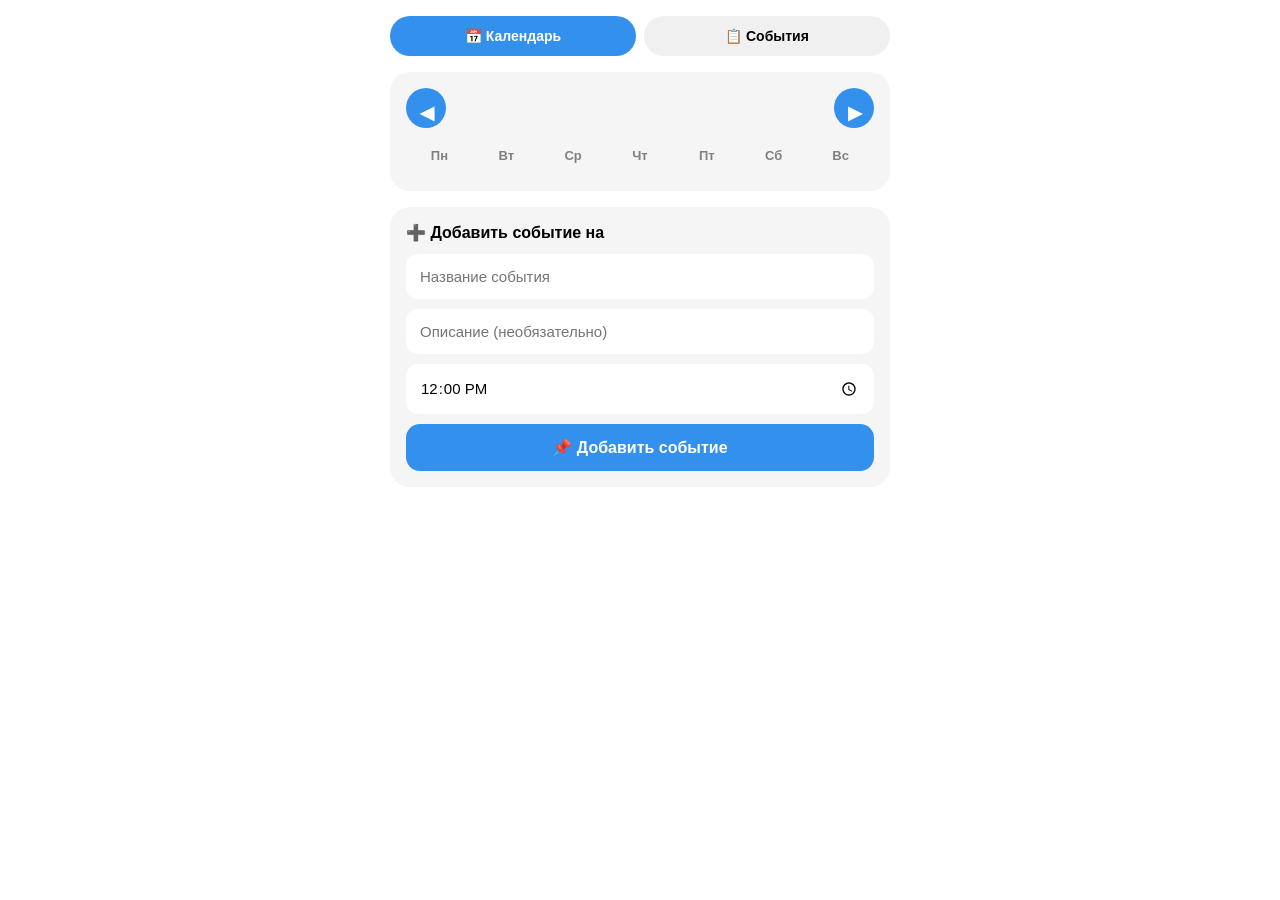
<file: web_app/calendar.html>
<!DOCTYPE html>
<html lang="ru">
<head>
    <meta charset="UTF-8">
    <meta name="viewport" content="width=device-width, initial-scale=1.0, viewport-fit=cover, user-scalable=no">
    <title>Календарь - Tasky</title>
    <script src="https://telegram.org/js/telegram-web-app.js"></script>
    <style>
        * {
            margin: 0;
            padding: 0;
            box-sizing: border-box;
            -webkit-tap-highlight-color: transparent;
        }
        body {
            font-family: -apple-system, BlinkMacSystemFont, 'Segoe UI', Roboto, Helvetica, Arial, sans-serif;
            background: var(--tg-theme-bg-color, #ffffff);
            color: var(--tg-theme-text-color, #000000);
            padding: 16px;
            min-height: 100vh;
        }
        .container {
            max-width: 500px;
            margin: 0 auto;
        }
        /* Календарь */
        .calendar-card {
            background: var(--tg-theme-secondary-bg-color, #f5f5f5);
            border-radius: 20px;
            padding: 16px;
            margin-bottom: 16px;
        }
        .calendar-header {
            display: flex;
            justify-content: space-between;
            align-items: center;
            margin-bottom: 20px;
        }
        .month-year {
            font-size: 18px;
            font-weight: bold;
        }
        .nav-btn {
            background: var(--tg-theme-button-color, #3390ec);
            border: none;
            width: 40px;
            height: 40px;
            border-radius: 20px;
            font-size: 18px;
            cursor: pointer;
            color: white;
        }
        .weekdays {
            display: grid;
            grid-template-columns: repeat(7, 1fr);
            text-align: center;
            margin-bottom: 12px;
            font-weight: 600;
            font-size: 13px;
            color: gray;
        }
        .days {
            display: grid;
            grid-template-columns: repeat(7, 1fr);
            gap: 6px;
        }
        .day {
            aspect-ratio: 1;
            display: flex;
            align-items: center;
            justify-content: center;
            border-radius: 30px;
            cursor: pointer;
            font-size: 14px;
            font-weight: 500;
            background: var(--tg-theme-bg-color, white);
            transition: all 0.2s;
        }
        .day.selected {
            background: var(--tg-theme-button-color, #3390ec);
            color: white;
        }
        .day.has-event {
            position: relative;
        }
        .day.has-event::after {
            content: "●";
            position: absolute;
            font-size: 8px;
            bottom: 2px;
            color: var(--tg-theme-button-color, #3390ec);
        }
        .day.selected.has-event::after {
            color: white;
        }
        .day.empty {
            background: transparent;
            cursor: default;
        }
        /* Форма добавления события */
        .event-form {
            background: var(--tg-theme-secondary-bg-color, #f5f5f5);
            border-radius: 20px;
            padding: 16px;
            margin-bottom: 16px;
        }
        .form-title {
            font-size: 16px;
            font-weight: bold;
            margin-bottom: 12px;
        }
        input, textarea {
            width: 100%;
            padding: 14px;
            border: none;
            border-radius: 12px;
            font-size: 15px;
            margin-bottom: 10px;
            background: var(--tg-theme-bg-color, white);
            color: var(--tg-theme-text-color, black);
            font-family: inherit;
        }
        .datetime-row {
            display: flex;
            gap: 10px;
        }
        .datetime-row input {
            flex: 1;
        }
        button {
            background: var(--tg-theme-button-color, #3390ec);
            color: white;
            border: none;
            padding: 14px;
            border-radius: 14px;
            font-size: 16px;
            font-weight: 600;
            cursor: pointer;
            width: 100%;
        }
        button:active {
            opacity: 0.8;
        }
        /* Список событий */
        .events-list {
            background: var(--tg-theme-secondary-bg-color, #f5f5f5);
            border-radius: 20px;
            padding: 16px;
            margin-bottom: 60px;
        }
        .event-item {
            background: var(--tg-theme-bg-color, white);
            padding: 14px;
            border-radius: 14px;
            margin-bottom: 10px;
            display: flex;
            justify-content: space-between;
            align-items: center;
        }
        .event-info {
            flex: 1;
        }
        .event-title {
            font-weight: bold;
            font-size: 15px;
            margin-bottom: 4px;
        }
        .event-time {
            font-size: 12px;
            color: gray;
        }
        .event-desc {
            font-size: 13px;
            color: #666;
            margin-top: 4px;
        }
        .delete-event {
            background: #ff3b30;
            padding: 8px 14px;
            border-radius: 10px;
            width: auto;
            font-size: 14px;
        }
        .empty {
            text-align: center;
            padding: 20px;
            color: gray;
        }
        /* Вкладки */
        .tabs {
            display: flex;
            gap: 8px;
            margin-bottom: 16px;
        }
        .tab {
            flex: 1;
            background: var(--tg-theme-secondary-bg-color, #f0f0f0);
            border: none;
            padding: 12px;
            border-radius: 30px;
            font-size: 14px;
            cursor: pointer;
            color: var(--tg-theme-text-color, #000);
        }
        .tab.active {
            background: var(--tg-theme-button-color, #3390ec);
            color: white;
        }
        .hidden {
            display: none;
        }
    </style>
</head>
<body>
    <div class="container">
        <div class="tabs">
            <button class="tab active" data-tab="calendar">📅 Календарь</button>
            <button class="tab" data-tab="events">📋 События</button>
        </div>

        <!-- Вкладка Календарь -->
        <div id="calendarTab">
            <div class="calendar-card">
                <div class="calendar-header">
                    <button class="nav-btn" id="prevMonth">◀</button>
                    <span class="month-year" id="monthYear"></span>
                    <button class="nav-btn" id="nextMonth">▶</button>
                </div>
                <div class="weekdays">
                    <span>Пн</span><span>Вт</span><span>Ср</span><span>Чт</span><span>Пт</span><span>Сб</span><span>Вс</span>
                </div>
                <div class="days" id="days"></div>
            </div>

            <div class="event-form">
                <div class="form-title">➕ Добавить событие на <span id="selectedDateLabel"></span></div>
                <input type="text" id="eventTitle" placeholder="Название события">
                <input type="text" id="eventDesc" placeholder="Описание (необязательно)">
                <div class="datetime-row">
                    <input type="time" id="eventTime" value="12:00">
                </div>
                <button id="addEventBtn">📌 Добавить событие</button>
            </div>
        </div>

        <!-- Вкладка События -->
        <div id="eventsTab" class="hidden">
            <div class="events-list">
                <div class="form-title">🔔 Все события</div>
                <div id="allEventsList"></div>
            </div>
        </div>
    </div>

    <script>
        const tg = window.Telegram.WebApp;
        tg.expand();
        tg.MainButton.hide();
        
        const urlParams = new URLSearchParams(window.location.search);
        const userId = urlParams.get('user_id');
        
        // Данные
        let events = []; // { id, title, desc, date, time, reminderSent }
        let currentDate = new Date();
        let currentYear = currentDate.getFullYear();
        let currentMonth = currentDate.getMonth();
        let selectedDate = currentDate.toISOString().split('T')[0];
        
        // Загрузка событий
        async function loadEvents() {
            const saved = localStorage.getItem(`events_${userId}`);
            if (saved) {
                events = JSON.parse(saved);
            }
            renderCalendar();
            renderAllEvents();
            checkReminders();
        }
        
        function saveEvents() {
            localStorage.setItem(`events_${userId}`, JSON.stringify(events));
            // Отправляем на сервер
            fetch(`/api/user/${userId}`, {
                method: 'POST',
                headers: { 'Content-Type': 'application/json' },
                body: JSON.stringify({ events })
            }).catch(e => console.log(e));
        }
        
        function addEvent() {
            const title = document.getElementById('eventTitle').value.trim();
            const desc = document.getElementById('eventDesc').value.trim();
            const time = document.getElementById('eventTime').value;
            
            if (!title) {
                tg.showPopup({ title: "Ошибка", message: "Введите название события", buttons: [{type: "ok"}] });
                return;
            }
            
            const newEvent = {
                id: Date.now(),
                title: title,
                desc: desc,
                date: selectedDate,
                time: time,
                createdAt: new Date().toISOString(),
                reminderSent: false
            };
            
            events.push(newEvent);
            saveEvents();
            
            // Очищаем поля
            document.getElementById('eventTitle').value = '';
            document.getElementById('eventDesc').value = '';
            
            // Обновляем отображение
            renderCalendar();
            renderAllEvents();
            
            // Показываем уведомление
            tg.showPopup({ title: "✅ Готово", message: "Событие добавлено!", buttons: [{type: "ok"}] });
            
            // Проверяем напоминание
            scheduleReminder(newEvent);
        }
        
        function deleteEvent(id) {
            tg.showPopup({
                title: "Удалить?",
                message: "Вы уверены?",
                buttons: [
                    {id: "cancel", type: "cancel"},
                    {id: "ok", type: "ok", text: "Удалить"}
                ]
            }, (btnId) => {
                if (btnId === "ok") {
                    events = events.filter(e => e.id !== id);
                    saveEvents();
                    renderCalendar();
                    renderAllEvents();
                    tg.showPopup({ title: "🗑️", message: "Событие удалено", buttons: [{type: "ok"}] });
                }
            });
        }
        
        // Проверка напоминаний
        function checkReminders() {
            const now = new Date();
            const today = now.toISOString().split('T')[0];
            const currentTime = `${String(now.getHours()).padStart(2,'0')}:${String(now.getMinutes()).padStart(2,'0')}`;
            
            events.forEach(event => {
                if (!event.reminderSent && event.date === today && event.time <= currentTime) {
                    event.reminderSent = true;
                    saveEvents();
                    
                    tg.showPopup({
                        title: "🔔 НАПОМИНАНИЕ!",
                        message: `${event.title}\n${event.desc || ''}`,
                        buttons: [{type: "ok"}]
                    });
                }
            });
        }
        
        function scheduleReminder(event) {
            const eventDateTime = new Date(`${event.date}T${event.time}`);
            const now = new Date();
            const delay = eventDateTime - now;
            
            if (delay > 0 && delay < 86400000) { // Если в течение 24 часов
                setTimeout(() => {
                    if (!event.reminderSent) {
                        event.reminderSent = true;
                        saveEvents();
                        tg.showPopup({
                            title: "🔔 НАПОМИНАНИЕ!",
                            message: `${event.title}\n${event.desc || ''}`,
                            buttons: [{type: "ok"}]
                        });
                    }
                }, delay);
            }
        }
        
        // Рендер календаря
        function renderCalendar() {
            const monthNames = ['Январь', 'Февраль', 'Март', 'Апрель', 'Май', 'Июнь', 'Июль', 'Август', 'Сентябрь', 'Октябрь', 'Ноябрь', 'Декабрь'];
            document.getElementById('monthYear').textContent = `${monthNames[currentMonth]} ${currentYear}`;
            document.getElementById('selectedDateLabel').textContent = formatDate(selectedDate);
            
            const firstDay = new Date(currentYear, currentMonth, 1);
            const startDay = firstDay.getDay() || 7;
            const daysInMonth = new Date(currentYear, currentMonth + 1, 0).getDate();
            
            const daysContainer = document.getElementById('days');
            daysContainer.innerHTML = '';
            
            // Пустые ячейки
            for (let i = 1; i < startDay; i++) {
                const empty = document.createElement('div');
                empty.className = 'day empty';
                daysContainer.appendChild(empty);
            }
            
            // Дни месяца
            for (let d = 1; d <= daysInMonth; d++) {
                const dateStr = `${currentYear}-${String(currentMonth+1).padStart(2,'0')}-${String(d).padStart(2,'0')}`;
                const hasEvent = events.some(e => e.date === dateStr);
                const isSelected = dateStr === selectedDate;
                
                const day = document.createElement('div');
                day.className = `day ${isSelected ? 'selected' : ''} ${hasEvent ? 'has-event' : ''}`;
                day.textContent = d;
                day.onclick = () => {
                    selectedDate = dateStr;
                    renderCalendar();
                    document.getElementById('selectedDateLabel').textContent = formatDate(selectedDate);
                };
                daysContainer.appendChild(day);
            }
        }
        
        // Все события списком
        function renderAllEvents() {
            const container = document.getElementById('allEventsList');
            
            if (events.length === 0) {
                container.innerHTML = '<div class="empty">📭 Нет событий. Добавьте первое!</div>';
                return;
            }
            
            const sorted = [...events].sort((a,b) => a.date.localeCompare(b.date));
            
            container.innerHTML = sorted.map(e => `
                <div class="event-item">
                    <div class="event-info">
                        <div class="event-title">${escapeHtml(e.title)}</div>
                        <div class="event-time">📅 ${formatDate(e.date)} в ${e.time}</div>
                        ${e.desc ? `<div class="event-desc">${escapeHtml(e.desc)}</div>` : ''}
                    </div>
                    <button class="delete-event" onclick="deleteEvent(${e.id})">🗑️</button>
                </div>
            `).join('');
        }
        
        function formatDate(dateStr) {
            const [y,m,d] = dateStr.split('-');
            return `${d}.${m}.${y}`;
        }
        
        function escapeHtml(text) {
            if (!text) return '';
            return text.replace(/[&<>]/g, function(m) {
                if (m === '&') return '&amp;';
                if (m === '<') return '&lt;';
                if (m === '>') return '&gt;';
                return m;
            });
        }
        
        // Навигация по месяцам
        document.getElementById('prevMonth').onclick = () => {
            currentMonth--;
            if (currentMonth < 0) {
                currentMonth = 11;
                currentYear--;
            }
            renderCalendar();
        };
        
        document.getElementById('nextMonth').onclick = () => {
            currentMonth++;
            if (currentMonth > 11) {
                currentMonth = 0;
                currentYear++;
            }
            renderCalendar();
        };
        
        // Переключение вкладок
        document.querySelectorAll('.tab').forEach(tab => {
            tab.onclick = () => {
                document.querySelectorAll('.tab').forEach(t => t.classList.remove('active'));
                tab.classList.add('active');
                
                const tabId = tab.dataset.tab;
                document.getElementById('calendarTab').classList.toggle('hidden', tabId !== 'calendar');
                document.getElementById('eventsTab').classList.toggle('hidden', tabId !== 'events');
                
                if (tabId === 'events') renderAllEvents();
            };
        });
        
        // Кнопка добавления
        document.getElementById('addEventBtn').onclick = addEvent;
        
        // Запуск
        loadEvents();
        
        // Проверка напоминаний каждую минуту
        setInterval(checkReminders, 60000);
        
        console.log("Календарь с напоминаниями загружен!");
    </script>
</body>
</html>
</file>
